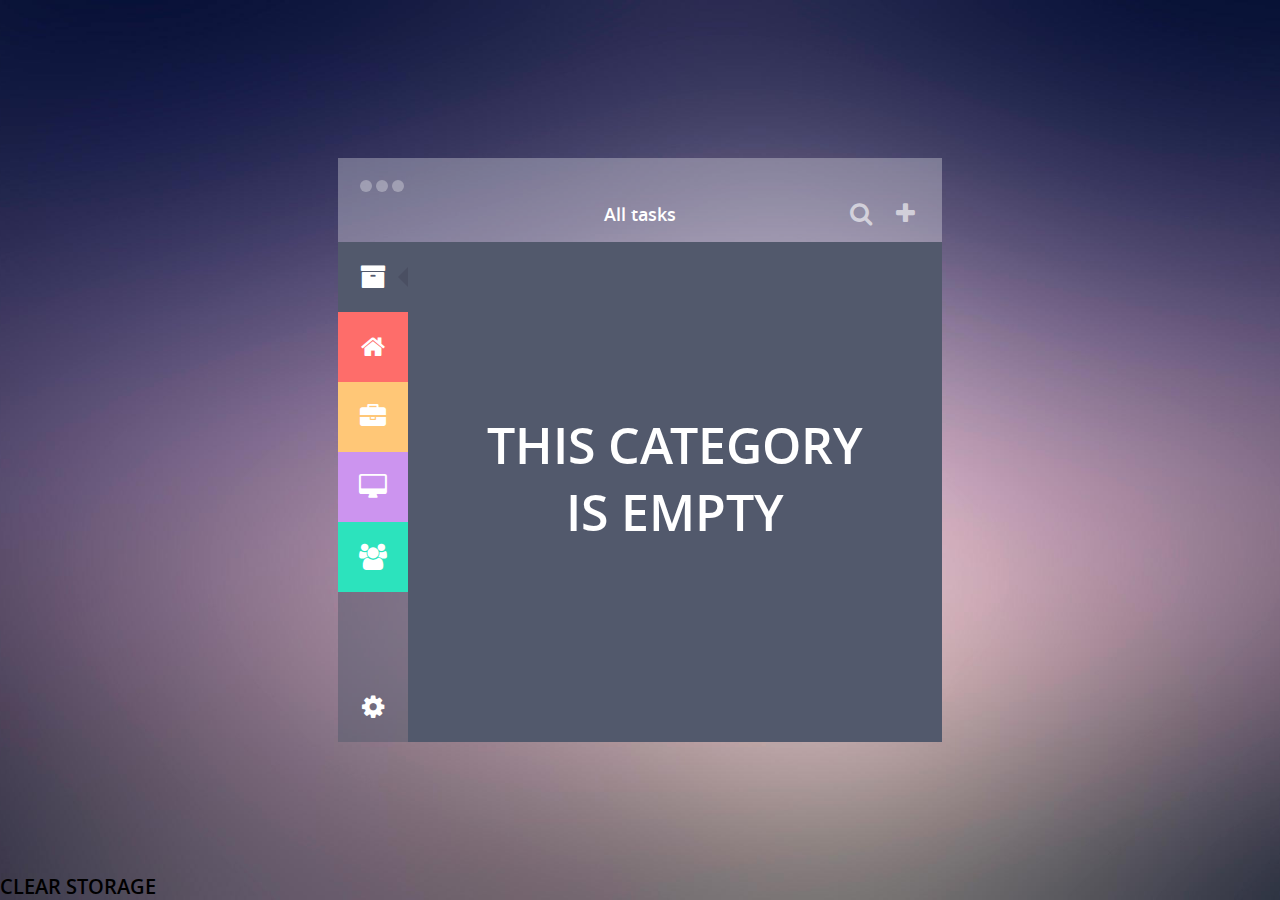
<file: index.html>
<!DOCTYPE html>
<html>
<head>
    <link rel="stylesheet" type="text/css" href="fonts/fonts.css"/>
    <link rel="stylesheet" type="text/css" href="css/template.css"/>
    <link rel="stylesheet" type="text/css" href="libs/font-awesome-4.4.0/css/font-awesome.min.css">
    <link rel="stylesheet" type="text/css" href="libs/jquery/jquery-ui.min.css"/>
    <link rel="stylesheet" type="text/css" href="libs/jquery/jquery-ui.theme.min.css"/>
    <link rel="stylesheet" type="text/css" href="libs/jquery/jquery-ui.structure.min.css"/>

    <!--[if lt IE 10]>
    <link rel="stylesheet" type="text/css" href="css/ie.css"/>
    <![endif]-->

    <script src="libs/placeholder/placeholders.js"></script>
    <script src="libs/jquery/jquery.js"></script>
    <script src="libs/jquery/jquery-ui.min.js"></script>

    <meta http-equiv="Content-Type" content="text/html; charset=utf-8"/>
    <title>Task manager</title>
</head>
<body>
<div class="wrapper">
    <header class="header">
        <div class="row">
            <button class="app-control"></button>
            <button class="app-control"></button>
            <button class="app-control"></button>
        </div>
        <div class="row clear">
            <h4 class="window-name">All tasks</h4>

            <div class="controls">
                <button id="search" class="button-search actSec">
                    <i class="fa fa-search"></i>
                </button>
                <button id="addTask" class="button-add-task actSec">
                    <i class="fa fa-plus"></i>
                </button>
            </div>
        </div>
        <div class="search">
            <div class="row">
                <label for="searchInput"><i class="fa fa-search"></i></label>
                <input id="searchInput" type="text" placeholder="Search">
            </div>
        </div>
        <div class="add-task">
            <div class="add-new-task row">
                <!--<h3 class="new-task-name" contenteditable="true">-->
                    <!--Add new task-->
                <!--</h3>-->
                <input type="text" class="new-task-name" placeholder="Add new task">

                <div class="options">
                    <button id="addTaskFavourite" class="new-task-option-button">
                        <i class="fa fa-star-o"></i>
                    </button>
                    <button id="newDate" class="new-date new-task-option-button">
                        <div class="jq-calendar"></div>
                        <input class="set-date-input" type="hidden">
                        <i class="fa fa-calendar"></i>
                    </button>
                    <div class="new-task-category-marker">
                        <i class="fa fa-circle"></i>
                    </div>
                    <button id="addTaskButton" class="new-task-option-button">
                        <i class="fa fa-check"></i>
                    </button>
                </div>
            </div>
            <div class="select-category row">
                <h4>
                    Select a category
                </h4>

                <div class="options">
                    <button class="cat-home newTaskCat">
                        <i class="fa fa-home"></i>
                    </button>
                    <button class="cat-work newTaskCat">
                        <i class="fa fa-briefcase"></i>
                    </button>
                    <button class="cat-pc newTaskCat">
                        <i class="fa fa-desktop"></i>
                    </button>
                    <button class="cat-meetings newTaskCat">
                        <i class="fa fa-users"></i>
                    </button>
                </div>
            </div>
        </div>
    </header>
    <section class="main-part">
        <nav class="nav-cats">
            <button id="archive" class="active cat-archive cat-button">
                <i class="fa fa-archive"></i>
            </button>
            <button id="cat-home" class="cat-home cat-button side-cat-button">
                <i class="fa fa-home"></i>
            </button>
            <button id="cat-work" class="cat-work cat-button side-cat-button">
                <i class="fa fa-briefcase"></i>
            </button>
            <button id="cat-pc" class="cat-pc cat-button side-cat-button">
                <i class="fa fa-desktop"></i>
            </button>
            <button id="cat-meetings" class="cat-meetings cat-button side-cat-button">
                <i class="fa fa-users"></i>
            </button>
            <button class="settings">
                <i class="fa fa-cog"></i>
            </button>
        </nav>
        <div id="tasksTable" class="all-tasks">
            <div id="tasksTableLeft" class="half-width column-left"></div>
            <div id="tasksTableRight" class="half-width column-right"></div>
            <!--<div class="task full-width cat-home">-->
                <!--<div class="marker-block">-->
                    <!--<input id="check0" type="checkbox">-->
                    <!--<label for="check0">-->
                        <!--<i class="fa fa-check-circle"></i>-->
                    <!--</label>-->
                <!--</div>-->
                <!--<div class="task-block">-->
                    <!--<div class="row">-->
                        <!--<span><i class="fa fa-map-marker"></i></span>-->
                        <!--<span>At Tesco</span>-->
                        <!--<span class="separator">|</span>-->
                        <!--<span>Next monday</span>-->
                        <!--<button><i class="fa fa-star"></i></button>-->
                    <!--</div>-->
                    <!--<button class="task-text-button">-->
                        <!--Lorem ipsum dolor sit amet, mea id omittam suscipit.-->
                    <!--</button>-->
                <!--</div>-->
            <!--</div>-->
                <!--<div class="task cat-meetings">-->
                    <!--<div class="marker-block">-->
                        <!--<input id="check1" type="checkbox">-->
                        <!--<label for="check1">-->
                            <!--<i class="fa fa-check-circle"></i>-->
                        <!--</label>-->
                    <!--</div>-->
                    <!--<div class="task-block">-->
                        <!--<div class="row date">-->
                            <!--19.11.2015-->
                        <!--</div>-->
                        <!--<button>-->
                            <!--Lorem ipsum dolor sit amet. Dlor sit in eos assum.-->
                        <!--</button>-->
                    <!--</div>-->
                <!--</div>-->
                <!--<div class="task cat-home">-->
                    <!--<div class="marker-block">-->
                        <!--<input id="check2" type="checkbox">-->
                        <!--<label for="check2">-->
                            <!--<i class="fa fa-check-circle"></i>-->
                        <!--</label>-->
                    <!--</div>-->
                    <!--<div class="task-block">-->
                        <!--<div class="row date">-->
                            <!--Tomorrow-->
                        <!--</div>-->
                        <!--<button>-->
                            <!--Clean my room.-->
                        <!--</button>-->
                    <!--</div>-->
                <!--</div>-->
                <!--<div class="task cat-archive">-->
                    <!--<div class="marker-block">-->
                        <!--<input id="check3" type="checkbox">-->
                        <!--<label for="check3">-->
                            <!--<i class="fa fa-check-circle"></i>-->
                        <!--</label>-->
                    <!--</div>-->
                    <!--<div class="task-block">-->
                        <!--<div class="row date">-->
                            <!--17.10.2015-->
                        <!--</div>-->
                        <!--<button>-->
                            <!--Mea id omittam suscipit, dolor sit amet.-->
                        <!--</button>-->
                    <!--</div>-->
                <!--</div>-->
                <!--<div class="task cat-pc done">-->
                    <!--<div class="marker-block">-->
                        <!--<input id="check4" type="checkbox">-->
                        <!--<label for="check4">-->
                            <!--<i class="fa fa-check-circle"></i>-->
                        <!--</label>-->
                    <!--</div>-->
                    <!--<div class="task-block">-->
                        <!--<div class="row date">-->
                            <!--22.12.2015-->
                        <!--</div>-->
                        <!--<button>-->
                            <!--Mea id omittam suscipit, dolor sit amet.-->
                        <!--</button>-->
                    <!--</div>-->
                <!--</div>-->
            <!--</div>-->
                <!--<div class="task cat-archive">-->
                    <!--<div class="marker-block">-->
                        <!--<input id="check5" type="checkbox">-->
                        <!--<label for="check5">-->
                            <!--<i class="fa fa-check-circle"></i>-->
                        <!--</label>-->
                    <!--</div>-->
                    <!--<div class="task-block">-->
                        <!--<div class="row date">-->
                            <!--17.10.2015-->
                        <!--</div>-->
                        <!--<button>-->
                            <!--Mea id omittam suscipit, dolor sit amet.-->
                        <!--</button>-->
                    <!--</div>-->
                <!--</div>-->
                <!--<div class="task cat-pc done">-->
                    <!--<div class="marker-block">-->
                        <!--<input id="check6" type="checkbox">-->
                        <!--<label for="check6">-->
                            <!--<i class="fa fa-check-circle"></i>-->
                        <!--</label>-->
                    <!--</div>-->
                    <!--<div class="task-block done">-->
                        <!--<div class="row date">-->
                            <!--17.10.2015-->
                        <!--</div>-->
                        <!--<button>-->
                            <!--Mea id omittam suscipit, dolor sit amet.-->
                        <!--</button>-->
                    <!--</div>-->
                <!--</div>-->
                <!--<div class="task cat-work done">-->
                    <!--<div class="marker-block">-->
                        <!--<input id="check7" type="checkbox">-->
                        <!--<label for="check7">-->
                            <!--<i class="fa fa-check-circle"></i>-->
                        <!--</label>-->
                    <!--</div>-->
                    <!--<div class="task-block">-->
                        <!--<div class="row date">-->
                            <!--17.10.2015-->
                        <!--</div>-->
                        <!--<button>-->
                            <!--Mea id omittam suscipit, dolor sit amet.-->
                        <!--</button>-->
                    <!--</div>-->
                <!--</div>-->
            <!--</div>-->
        </div>
        <div id="taskDetails" class="task-details"></div>
    </section>
</div>
<div style="position: absolute; bottom: 0; left: 0; font-size: 20px; font-weight: bold;" id="clearStorage">
    CLEAR STORAGE
</div>
<script>
    inputPlaceholder(document.getElementById('searchInput'))
</script>
<script src="js/template.js"></script>
<script src="js/tasks.js"></script>
<script src="js/editTask.js"></script>
<script src="js/search.js"></script>
</body>
</html>
</file>
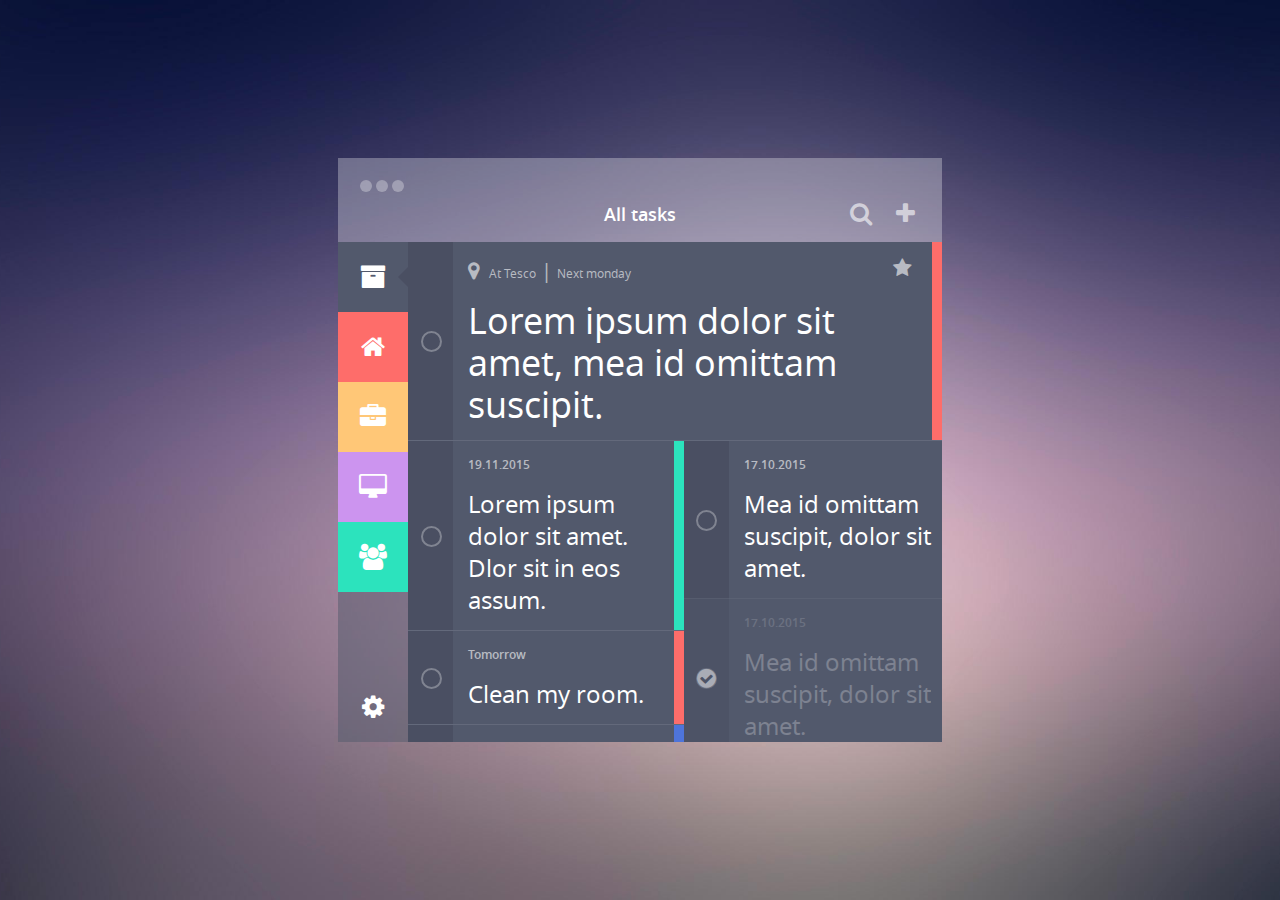
<file: new-task.html>
<!DOCTYPE html>
<html>
<head>
    <link rel="stylesheet" type="text/css" href="fonts/fonts.css"/>
    <link rel="stylesheet" type="text/css" href="css/template.css"/>
    <link rel="stylesheet" type="text/css" href="libs/font-awesome-4.4.0/css/font-awesome.min.css">

    <!--[if IE 9]>
    <link rel="stylesheet" type="text/css" href="css/ie.css"/>
    <![endif]-->

    <script src="libs/placeholder/placeholders.js"></script>

    <meta http-equiv="Content-Type" content="text/html; charset=utf-8"/>
    <title>Task manager</title>
</head>
<body>
<div class="wrapper">
    <header class="header">
        <div class="row">
            <button class="app-control"></button>
            <button class="app-control"></button>
            <button class="app-control"></button>
        </div>
        <div class="row clear">
            <h4 class="window-name">All tasks</h4>

            <div class="controls">
                <button class="button-search">
                    <i class="fa fa-search"></i>
                </button>
                <button class="button-add-task">
                    <i class="fa fa-plus"></i>
                </button>
            </div>
        </div>
        <div class="add-task">
                        <div class="add-new-task row">
                            <h3 contenteditable="true">
                                Add new task
                            </h3>

                            <div class="options">
                                <button class="new-task-option-button">
                                    <i class="fa fa-star-o"></i>
                                </button>
                                <button class="new-task-option-button">
                                    <i class="fa fa-calendar"></i>
                                </button>
                                <button class="new-task-option-button">
                                    <i class="fa fa-circle color-home"></i>
                                </button>
                            </div>
                        </div>
                        <div class="select-category row">
                            <h4>
                                Select a category
                            </h4>

                            <div class="options">
                                <button class="active cat-archive">
                                    <i class="fa fa-archive"></i>
                                </button>
                                <button class="cat-home">
                                    <i class="fa fa-home"></i>
                                </button>
                                <button class="cat-work">
                                    <i class="fa fa-briefcase"></i>
                    </button>
                    <button class="cat-pc">
                        <i class="fa fa-desktop"></i>
                    </button>
                    <button class="cat-meetings">
                        <i class="fa fa-users"></i>
                    </button>
                </div>
            </div>
        </div>
    </header>
    <section class="main-part">
        <nav class="nav-cats">
            <button class="active cat-archive">
                <i class="fa fa-archive"></i>
            </button>
            <button class="cat-home">
                <i class="fa fa-home"></i>
            </button>
            <button class="cat-work">
                <i class="fa fa-briefcase"></i>
            </button>
            <button class="cat-pc">
                <i class="fa fa-desktop"></i>
            </button>
            <button class="cat-meetings">
                <i class="fa fa-users"></i>
            </button>
            <button class="settings">
                <i class="fa fa-cog"></i>
            </button>
        </nav>
        <div class="all-tasks">
            <div class="full-width task cat-home">
                <div class="marker-block">
                    <input id="check0" type="checkbox">
                    <label for="check0">
                        <i class="fa fa-check-circle"></i>
                    </label>
                </div>
                <div class="task-block">
                    <div class="row">
                        <span><i class="fa fa-map-marker"></i></span>
                        <span>At Tesco</span>
                        <span class="separator">|</span>
                        <span>Next monday</span>
                        <button><i class="fa fa-star"></i></button>
                    </div>
                    <button class="task-text-button">
                        Lorem ipsum dolor sit amet, mea id omittam suscipit.
                    </button>
                </div>
            </div>
            <div class="half-width column-left">
                <div class="task cat-meetings">
                    <div class="marker-block">
                        <input id="check1" type="checkbox">
                        <label for="check1">
                            <i class="fa fa-check-circle"></i>
                        </label>
                    </div>
                    <div class="task-block">
                        <div class="row date">
                            19.11.2015
                        </div>
                        <button>
                            Lorem ipsum dolor sit amet. Dlor sit in eos assum.
                        </button>
                    </div>
                </div>
                <div class="task cat-home">
                    <div class="marker-block">
                        <input id="check2" type="checkbox">
                        <label for="check2">
                            <i class="fa fa-check-circle"></i>
                        </label>
                    </div>
                    <div class="task-block">
                        <div class="row date">
                            Tomorrow
                        </div>
                        <button>
                            Clean my room.
                        </button>
                    </div>
                </div>
                <div class="task cat-archive">
                    <div class="marker-block">
                        <input id="check3" type="checkbox">
                        <label for="check3">
                            <i class="fa fa-check-circle"></i>
                        </label>
                    </div>
                    <div class="task-block">
                        <div class="row date">
                            17.10.2015
                        </div>
                        <button>
                            Mea id omittam suscipit, dolor sit amet.
                        </button>
                    </div>
                </div>
                <div class="task cat-pc done">
                    <div class="marker-block">
                        <input id="check4" type="checkbox">
                        <label for="check4">
                            <i class="fa fa-check-circle"></i>
                        </label>
                    </div>
                    <div class="task-block">
                        <div class="row date">
                            22.12.2015
                        </div>
                        <button>
                            Mea id omittam suscipit, dolor sit amet.
                        </button>
                    </div>
                </div>
            </div>
            <div class="half-width column-right">
                <div class="task cat-archive">
                    <div class="marker-block">
                        <input id="check5" type="checkbox">
                        <label for="check5">
                            <i class="fa fa-check-circle"></i>
                        </label>
                    </div>
                    <div class="task-block">
                        <div class="row date">
                            17.10.2015
                        </div>
                        <button>
                            Mea id omittam suscipit, dolor sit amet.
                        </button>
                    </div>
                </div>
                <div class="task cat-pc done">
                    <div class="marker-block">
                        <input id="check6" type="checkbox">
                        <label for="check6">
                            <i class="fa fa-check-circle"></i>
                        </label>
                    </div>
                    <div class="task-block done">
                        <div class="row date">
                            17.10.2015
                        </div>
                        <button>
                            Mea id omittam suscipit, dolor sit amet.
                        </button>
                    </div>
                </div>
                <div class="task cat-work done">
                    <div class="marker-block">
                        <input id="check7" type="checkbox">
                        <label for="check7">
                            <i class="fa fa-check-circle"></i>
                        </label>
                    </div>
                    <div class="task-block">
                        <div class="row date">
                            17.10.2015
                        </div>
                        <button>
                            Mea id omittam suscipit, dolor sit amet.
                        </button>
                    </div>
                </div>
            </div>
        </div>
    </section>
</div>
<script>
    inputPlaceholder(document.getElementById('search'))
</script>
</body>
</html>
</file>
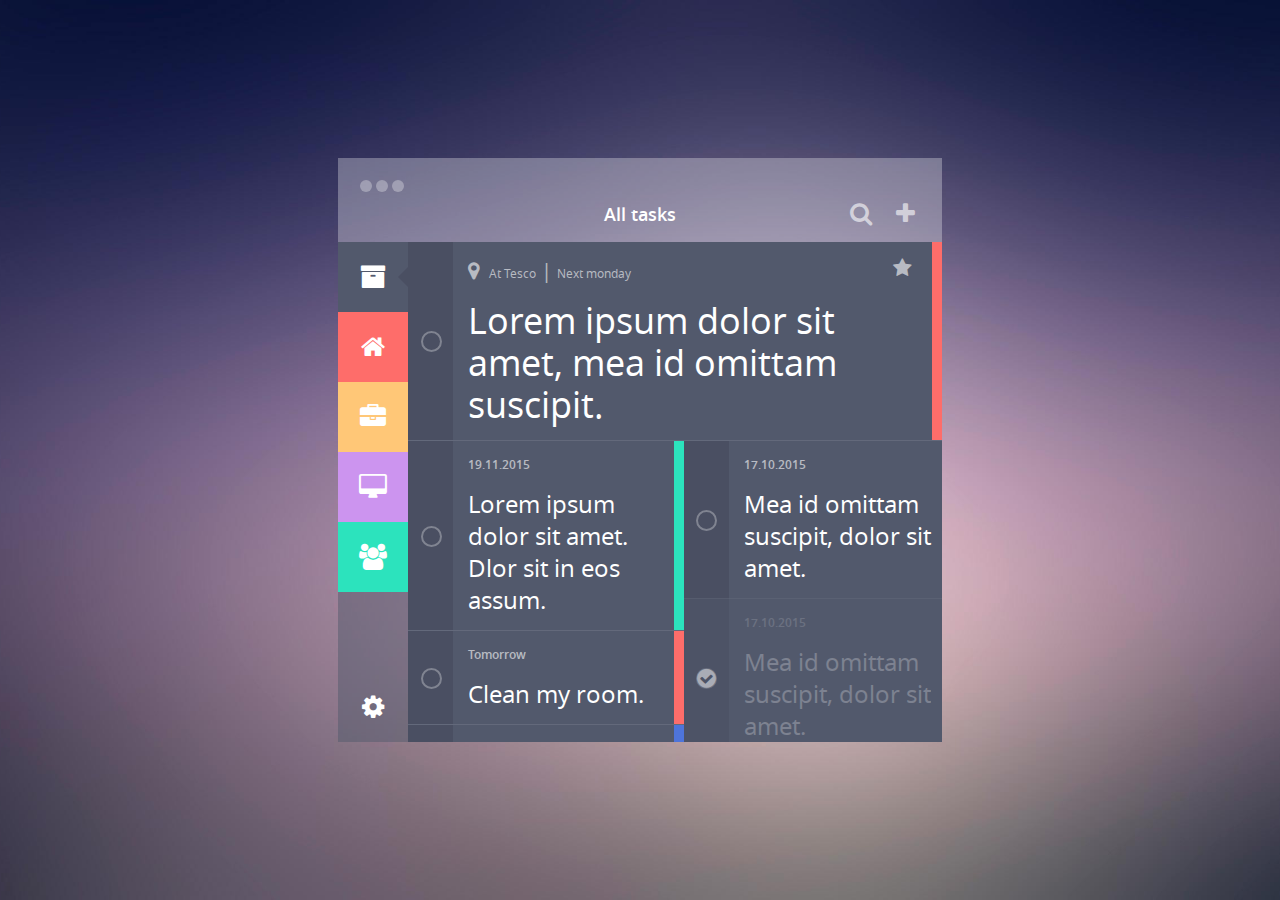
<file: search.html>
<!DOCTYPE html>
<html>
<head>
    <link rel="stylesheet" type="text/css" href="fonts/fonts.css"/>
    <link rel="stylesheet" type="text/css" href="css/template.css"/>
    <link rel="stylesheet" type="text/css" href="libs/font-awesome-4.4.0/css/font-awesome.min.css">

    <!--[if IE 9]>
        <link rel="stylesheet" type="text/css" href="css/ie.css"/>
    <![endif]-->

    <script src="libs/placeholder/placeholders.js"></script>

    <meta http-equiv="Content-Type" content="text/html; charset=utf-8" />
    <title>Task manager</title>
</head>
<body>
<div class="wrapper">
    <header class="header">
        <div class="row">
            <button class="app-control"></button>
            <button class="app-control"></button>
            <button class="app-control"></button>
        </div>
        <div class="row clear">
            <h4 class="window-name">All tasks</h4>
            <div class="controls">
                <button class="button-search">
                    <i class="fa fa-search"></i>
                </button>
                <button class="button-add-task">
                    <i class="fa fa-plus"></i>
                </button>
            </div>
        </div>
        <div class="search">
            <div class="row">
                <label for="search"><i class="fa fa-search"></i></label>
                <input id="search" type="text" placeholder="Search">
            </div>
        </div>
    </header>
    <section class="main-part">
        <nav class="nav-cats">
            <button class="active cat-archive">
                <i class="fa fa-archive"></i>
            </button>
            <button class="cat-home">
                <i class="fa fa-home"></i>
            </button>
            <button class="cat-work">
                <i class="fa fa-briefcase"></i>
            </button>
            <button class="cat-pc">
                <i class="fa fa-desktop"></i>
            </button>
            <button class="cat-meetings">
                <i class="fa fa-users"></i>
            </button>
            <button class="settings">
                <i class="fa fa-cog"></i>
            </button>
        </nav>
        <div class="all-tasks">
            <div class="full-width task cat-home">
                <div class="marker-block">
                    <input id="check0" type="checkbox">
                    <label for="check0">
                        <i class="fa fa-check-circle"></i>
                    </label>
                </div>
                <div class="task-block">
                    <div class="row">
                        <span><i class="fa fa-map-marker"></i></span>
                        <span>At Tesco</span>
                        <span class="separator">|</span>
                        <span>Next monday</span>
                        <button><i class="fa fa-star"></i></button>
                    </div>
                    <button class="task-text-button">
                        Lorem ipsum dolor sit amet, mea id omittam suscipit.
                    </button>
                </div>
            </div>
            <div class="half-width column-left">
                <div class="task cat-meetings">
                    <div class="marker-block">
                        <input id="check1" type="checkbox">
                        <label for="check1">
                            <i class="fa fa-check-circle"></i>
                        </label>
                    </div>
                    <div class="task-block">
                        <div class="row date">
                            19.11.2015
                        </div>
                        <button>
                            Lorem ipsum dolor sit amet. Dlor sit in eos assum.
                        </button>
                    </div>
                </div>
                <div class="task cat-home">
                    <div class="marker-block">
                        <input id="check2" type="checkbox">
                        <label for="check2">
                            <i class="fa fa-check-circle"></i>
                        </label>
                    </div>
                    <div class="task-block">
                        <div class="row date">
                            Tomorrow
                        </div>
                        <button>
                            Clean my room.
                        </button>
                    </div>
                </div>
                <div class="task cat-archive">
                    <div class="marker-block">
                        <input id="check3" type="checkbox">
                        <label for="check3">
                            <i class="fa fa-check-circle"></i>
                        </label>
                    </div>
                    <div class="task-block">
                        <div class="row date">
                            17.10.2015
                        </div>
                        <button>
                            Mea id omittam suscipit, dolor sit amet.
                        </button>
                    </div>
                </div>
                <div class="task cat-pc done">
                    <div class="marker-block">
                        <input id="check4" type="checkbox">
                        <label for="check4">
                            <i class="fa fa-check-circle"></i>
                        </label>
                    </div>
                    <div class="task-block">
                        <div class="row date">
                            22.12.2015
                        </div>
                        <button>
                            Mea id omittam suscipit, dolor sit amet.
                        </button>
                    </div>
                </div>
            </div>
            <div class="half-width column-right">
                <div class="task cat-archive">
                    <div class="marker-block">
                        <input id="check5" type="checkbox">
                        <label for="check5">
                            <i class="fa fa-check-circle"></i>
                        </label>
                    </div>
                    <div class="task-block">
                        <div class="row date">
                            17.10.2015
                        </div>
                        <button>
                            Mea id omittam suscipit, dolor sit amet.
                        </button>
                    </div>
                </div>
                <div class="task cat-pc done">
                    <div class="marker-block">
                        <input id="check6" type="checkbox">
                        <label for="check6">
                            <i class="fa fa-check-circle"></i>
                        </label>
                    </div>
                    <div class="task-block done">
                        <div class="row date">
                            17.10.2015
                        </div>
                        <button>
                            Mea id omittam suscipit, dolor sit amet.
                        </button>
                    </div>
                </div>
                <div class="task cat-work done">
                    <div class="marker-block">
                        <input id="check7" type="checkbox">
                        <label for="check7">
                            <i class="fa fa-check-circle"></i>
                        </label>
                    </div>
                    <div class="task-block">
                        <div class="row date">
                            17.10.2015
                        </div>
                        <button>
                            Mea id omittam suscipit, dolor sit amet.
                        </button>
                    </div>
                </div>
            </div>
        </div>
    </section>
</div>
<script>
    inputPlaceholder( document.getElementById('search') )
</script>
</body>
</html>
</file>
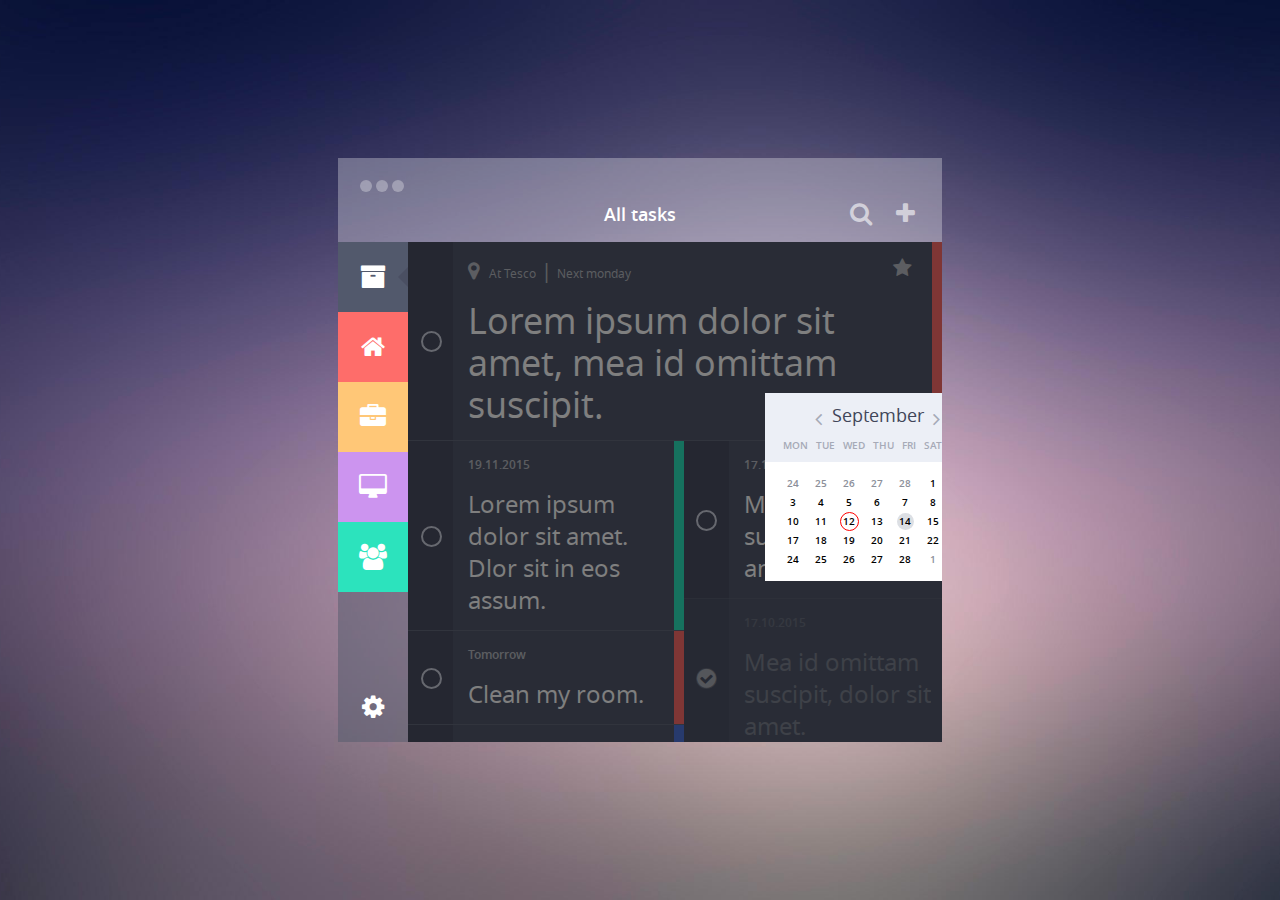
<file: task-details-set-a-date.html>
<!DOCTYPE html>
<html>
<head>
    <link rel="stylesheet" type="text/css" href="fonts/fonts.css"/>
    <link rel="stylesheet" type="text/css" href="css/template.css"/>
    <link rel="stylesheet" type="text/css" href="libs/font-awesome-4.4.0/css/font-awesome.min.css">

    <!--[if IE 9]>
    <link rel="stylesheet" type="text/css" href="css/ie.css"/>
    <![endif]-->

    <script src="libs/placeholder/placeholders.js"></script>

    <meta http-equiv="Content-Type" content="text/html; charset=utf-8"/>
    <title>Task manager</title>
</head>
<body>
<div class="wrapper">
    <header class="header">
        <div class="row">
            <button class="app-control"></button>
            <button class="app-control"></button>
            <button class="app-control"></button>
        </div>
        <div class="row clear">
            <h4 class="window-name">All tasks</h4>

            <div class="controls">
                <button class="button-search">
                    <i class="fa fa-search"></i>
                </button>
                <button class="button-add-task">
                    <i class="fa fa-plus"></i>
                </button>
            </div>
        </div>
    </header>
    <section class="main-part">
        <nav class="nav-cats">
            <button class="active cat-archive">
                <i class="fa fa-archive"></i>
            </button>
            <button class="cat-home">
                <i class="fa fa-home"></i>
            </button>
            <button class="cat-work">
                <i class="fa fa-briefcase"></i>
            </button>
            <button class="cat-pc">
                <i class="fa fa-desktop"></i>
            </button>
            <button class="cat-meetings">
                <i class="fa fa-users"></i>
            </button>
            <button class="settings">
                <i class="fa fa-cog"></i>
            </button>
        </nav>
        <div class="all-tasks overflowed-hidden">
            <div class="full-width task cat-home">
                <div class="marker-block">
                    <input id="check0" type="checkbox">
                    <label for="check0">
                        <i class="fa fa-check-circle"></i>
                    </label>
                </div>
                <div class="task-block">
                    <div class="row">
                        <span><i class="fa fa-map-marker"></i></span>
                        <span>At Tesco</span>
                        <span class="separator">|</span>
                        <span>Next monday</span>
                        <button><i class="fa fa-star"></i></button>
                    </div>
                    <button class="task-text-button">
                        Lorem ipsum dolor sit amet, mea id omittam suscipit.
                    </button>
                </div>
            </div>
            <div class="half-width column-left">
                <div class="task cat-meetings">
                    <div class="marker-block">
                        <input id="check1" type="checkbox">
                        <label for="check1">
                            <i class="fa fa-check-circle"></i>
                        </label>
                    </div>
                    <div class="task-block">
                        <div class="row date">
                            19.11.2015
                        </div>
                        <button>
                            Lorem ipsum dolor sit amet. Dlor sit in eos assum.
                        </button>
                    </div>
                </div>
                <div class="task cat-home">
                    <div class="marker-block">
                        <input id="check2" type="checkbox">
                        <label for="check2">
                            <i class="fa fa-check-circle"></i>
                        </label>
                    </div>
                    <div class="task-block">
                        <div class="row date">
                            Tomorrow
                        </div>
                        <button>
                            Clean my room.
                        </button>
                    </div>
                </div>
                <div class="task cat-archive">
                    <div class="marker-block">
                        <input id="check3" type="checkbox">
                        <label for="check3">
                            <i class="fa fa-check-circle"></i>
                        </label>
                    </div>
                    <div class="task-block">
                        <div class="row date">
                            17.10.2015
                        </div>
                        <button>
                            Mea id omittam suscipit, dolor sit amet.
                        </button>
                    </div>
                </div>
                <div class="task cat-pc done">
                    <div class="marker-block">
                        <input id="check4" type="checkbox">
                        <label for="check4">
                            <i class="fa fa-check-circle"></i>
                        </label>
                    </div>
                    <div class="task-block">
                        <div class="row date">
                            22.12.2015
                        </div>
                        <button>
                            Mea id omittam suscipit, dolor sit amet.
                        </button>
                    </div>
                </div>
            </div>
            <div class="half-width column-right">
                <div class="task cat-archive">
                    <div class="marker-block">
                        <input id="check5" type="checkbox">
                        <label for="check5">
                            <i class="fa fa-check-circle"></i>
                        </label>
                    </div>
                    <div class="task-block">
                        <div class="row date">
                            17.10.2015
                        </div>
                        <button>
                            Mea id omittam suscipit, dolor sit amet.
                        </button>
                    </div>
                </div>
                <div class="task cat-pc done">
                    <div class="marker-block">
                        <input id="check6" type="checkbox">
                        <label for="check6">
                            <i class="fa fa-check-circle"></i>
                        </label>
                    </div>
                    <div class="task-block done">
                        <div class="row date">
                            17.10.2015
                        </div>
                        <button>
                            Mea id omittam suscipit, dolor sit amet.
                        </button>
                    </div>
                </div>
                <div class="task cat-work done">
                    <div class="marker-block">
                        <input id="check7" type="checkbox">
                        <label for="check7">
                            <i class="fa fa-check-circle"></i>
                        </label>
                    </div>
                    <div class="task-block">
                        <div class="row date">
                            17.10.2015
                        </div>
                        <button>
                            Mea id omittam suscipit, dolor sit amet.
                        </button>
                    </div>
                </div>
            </div>
            <div class="task-details cat-meetings">
                <button class="fav">
                    <i class="fa fa-star"></i>
                </button>
                <div class="details-header">
                    <div class="marker-block">
                        <input id="checkCur" type="checkbox">
                        <label for="checkCur">
                            <i class="fa fa-check-circle"></i>
                        </label>
                    </div>
                    <p>
                        Mea id omittam suscipit, dolor sit amet. His ex regione pericula elaboraret.
                    </p>
                </div>
                <div class="task-options">
                    <div class="option active">
                        <button class="option-button active">
                            <i class="fa fa-calendar"></i>
                            <span>Mea id</span>
                        </button>
                        <div class="calendar">
                            <div class="calendar-header">
                                <button class="calendar-arrow">
                                    <i class="fa fa-angle-left"></i>
                                </button>
                                <span class="calenar-month">
                                    September
                                </span>
                                <button class="calendar-arrow">
                                    <i class="fa fa-angle-right"></i>
                                </button>
                                <div class="calendar-grid week-day">
                                    <button>MON</button>
                                    <button>TUE</button>
                                    <button>WED</button>
                                    <button>THU</button>
                                    <button>FRI</button>
                                    <button>SAT</button>
                                    <button>SUN</button>
                                </div>
                            </div>
                            <div class="calendar-grid calendar-body">
                                <button class="prev-next-month">24</button>
                                <button class="prev-next-month">25</button>
                                <button class="prev-next-month">26</button>
                                <button class="prev-next-month">27</button>
                                <button class="prev-next-month">28</button>
                                <button>1</button>
                                <button>2</button>
                                <button>3</button>
                                <button>4</button>
                                <button>5</button>
                                <button>6</button>
                                <button>7</button>
                                <button>8</button>
                                <button>9</button>
                                <button>10</button>
                                <button>11</button>
                                <button class="task-date">12</button>
                                <button>13</button>
                                <button class="current-date">14</button>
                                <button>15</button>
                                <button>16</button>
                                <button>17</button>
                                <button>18</button>
                                <button>19</button>
                                <button>20</button>
                                <button>21</button>
                                <button>22</button>
                                <button>23</button>
                                <button>24</button>
                                <button>25</button>
                                <button>26</button>
                                <button>27</button>
                                <button>28</button>
                                <button class="prev-next-month">1</button>
                                <button class="prev-next-month">2</button>
                            </div>
                        </div>
                    </div>
                    <div class="option">
                        <button class="option-button">
                            <i class="fa fa-clock-o"></i>
                            <span>Omittam suscipit</span>
                        </button>
                    </div>
                    <div class="option">
                        <button class="option-button">
                            <i class="fa fa-circle color-meetings"></i>
                            <span>His ex regione pericula</span>
                        </button>
                    </div>
                    <div class="option">
                        <button class="option-button">
                            <i class="fa fa-sticky-note-o"></i>
                            <span>Elaboraret</span>
                        </button>
                    </div>
                </div>
            </div>
        </div>
    </section>
</div>
<script>
    inputPlaceholder( document.getElementById('search') )
</script>
</body>
</html>
</file>
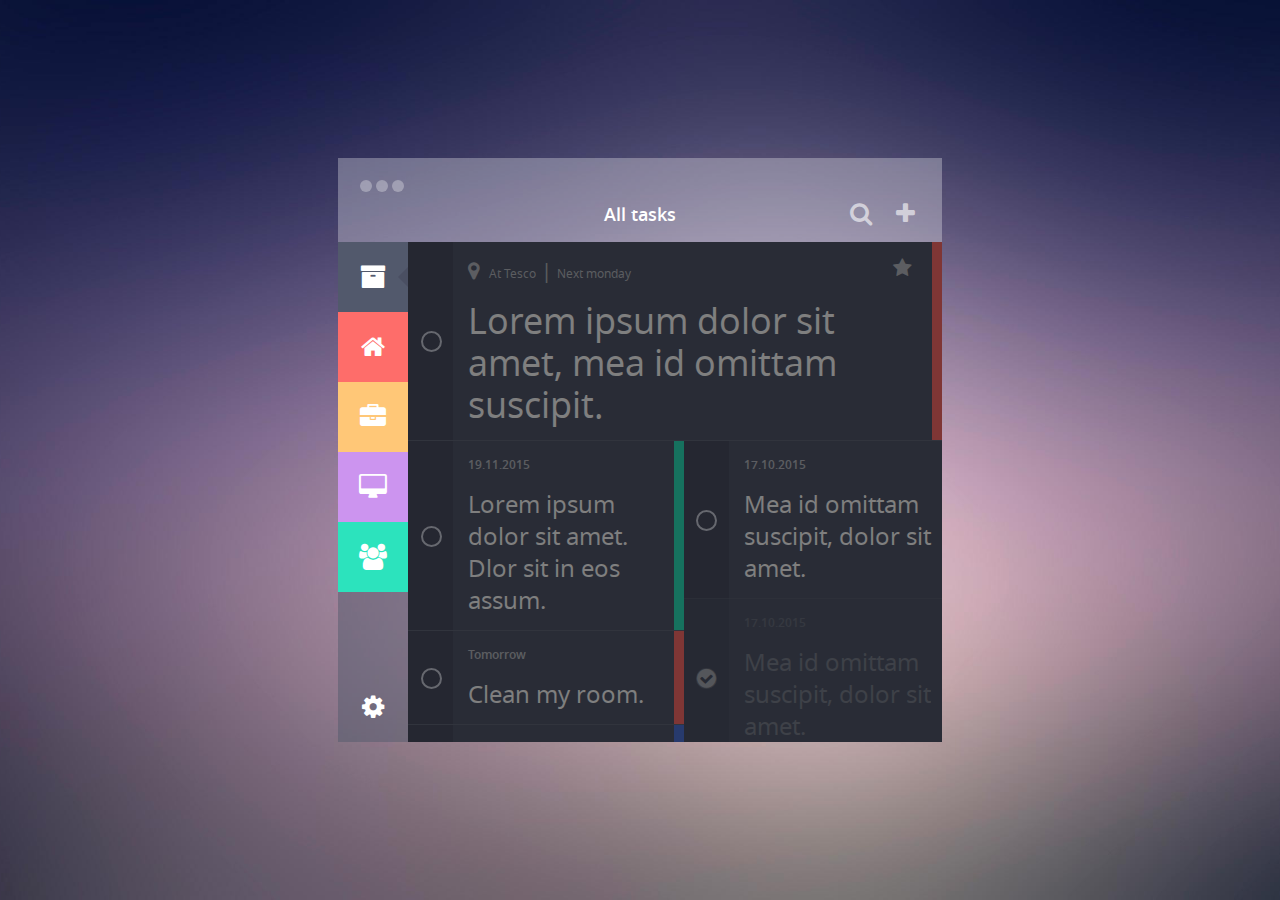
<file: task-details.html>
<!DOCTYPE html>
<html>
<head>
    <link rel="stylesheet" type="text/css" href="fonts/fonts.css"/>
    <link rel="stylesheet" type="text/css" href="css/template.css"/>
    <link rel="stylesheet" type="text/css" href="libs/font-awesome-4.4.0/css/font-awesome.min.css">

    <!--[if IE 9]>
    <link rel="stylesheet" type="text/css" href="css/ie.css"/>
    <![endif]-->

    <script src="libs/placeholder/placeholders.js"></script>

    <meta http-equiv="Content-Type" content="text/html; charset=utf-8"/>
    <title>Task manager</title>
</head>
<body>
<div class="wrapper">
    <header class="header">
        <div class="row">
            <button class="app-control"></button>
            <button class="app-control"></button>
            <button class="app-control"></button>
        </div>
        <div class="row clear">
            <h4 class="window-name">All tasks</h4>

            <div class="controls">
                <button>
                    <i class="fa fa-search"></i>
                </button>
                <button>
                    <i class="fa fa-plus"></i>
                </button>
            </div>
        </div>
    </header>
    <section class="main-part">
        <nav class="nav-cats">
            <button class="active cat-archive">
                <i class="fa fa-archive"></i>
            </button>
            <button class="cat-home">
                <i class="fa fa-home"></i>
            </button>
            <button class="cat-work">
                <i class="fa fa-briefcase"></i>
            </button>
            <button class="cat-pc">
                <i class="fa fa-desktop"></i>
            </button>
            <button class="cat-meetings">
                <i class="fa fa-users"></i>
            </button>
            <button class="settings">
                <i class="fa fa-cog"></i>
            </button>
        </nav>
        <div class="all-tasks overflowed-hidden">
            <div class="full-width task cat-home">
                <div class="marker-block">
                    <input id="check0" type="checkbox">
                    <label for="check0">
                        <i class="fa fa-check-circle"></i>
                    </label>
                </div>
                <div class="task-block">
                    <div class="row">
                        <span><i class="fa fa-map-marker"></i></span>
                        <span>At Tesco</span>
                        <span class="separator">|</span>
                        <span>Next monday</span>
                        <button><i class="fa fa-star"></i></button>
                    </div>
                    <button class="task-text-button">
                        Lorem ipsum dolor sit amet, mea id omittam suscipit.
                    </button>
                </div>
            </div>
            <div class="half-width column-left">
                <div class="task cat-meetings">
                    <div class="marker-block">
                        <input id="check1" type="checkbox">
                        <label for="check1">
                            <i class="fa fa-check-circle"></i>
                        </label>
                    </div>
                    <div class="task-block">
                        <div class="row date">
                            19.11.2015
                        </div>
                        <button>
                            Lorem ipsum dolor sit amet. Dlor sit in eos assum.
                        </button>
                    </div>
                </div>
                <div class="task cat-home">
                    <div class="marker-block">
                        <input id="check2" type="checkbox">
                        <label for="check2">
                            <i class="fa fa-check-circle"></i>
                        </label>
                    </div>
                    <div class="task-block">
                        <div class="row date">
                            Tomorrow
                        </div>
                        <button>
                            Clean my room.
                        </button>
                    </div>
                </div>
                <div class="task cat-archive">
                    <div class="marker-block">
                        <input id="check3" type="checkbox">
                        <label for="check3">
                            <i class="fa fa-check-circle"></i>
                        </label>
                    </div>
                    <div class="task-block">
                        <div class="row date">
                            17.10.2015
                        </div>
                        <button>
                            Mea id omittam suscipit, dolor sit amet.
                        </button>
                    </div>
                </div>
                <div class="task cat-pc done">
                    <div class="marker-block">
                        <input id="check4" type="checkbox">
                        <label for="check4">
                            <i class="fa fa-check-circle"></i>
                        </label>
                    </div>
                    <div class="task-block">
                        <div class="row date">
                            22.12.2015
                        </div>
                        <button>
                            Mea id omittam suscipit, dolor sit amet.
                        </button>
                    </div>
                </div>
            </div>
            <div class="half-width column-right">
                <div class="task cat-archive">
                    <div class="marker-block">
                        <input id="check5" type="checkbox">
                        <label for="check5">
                            <i class="fa fa-check-circle"></i>
                        </label>
                    </div>
                    <div class="task-block">
                        <div class="row date">
                            17.10.2015
                        </div>
                        <button>
                            Mea id omittam suscipit, dolor sit amet.
                        </button>
                    </div>
                </div>
                <div class="task cat-pc done">
                    <div class="marker-block">
                        <input id="check6" type="checkbox">
                        <label for="check6">
                            <i class="fa fa-check-circle"></i>
                        </label>
                    </div>
                    <div class="task-block done">
                        <div class="row date">
                            17.10.2015
                        </div>
                        <button>
                            Mea id omittam suscipit, dolor sit amet.
                        </button>
                    </div>
                </div>
                <div class="task cat-work done">
                    <div class="marker-block">
                        <input id="check7" type="checkbox">
                        <label for="check7">
                            <i class="fa fa-check-circle"></i>
                        </label>
                    </div>
                    <div class="task-block">
                        <div class="row date">
                            17.10.2015
                        </div>
                        <button>
                            Mea id omittam suscipit, dolor sit amet.
                        </button>
                    </div>
                </div>
            </div>
            <div class="task-details cat-meetings">
                <button class="fav">
                    <i class="fa fa-star"></i>
                </button>
                <div class="details-header">
                    <div class="marker-block">
                        <input id="checkCur" type="checkbox">
                        <label for="checkCur">
                            <i class="fa fa-check-circle"></i>
                        </label>
                    </div>
                    <p>
                        Mea id omittam suscipit, dolor sit amet. His ex regione pericula elaboraret.
                    </p>
                </div>
                <div class="task-options">
                    <div class="option">
                        <button class="option-button">
                            <i class="fa fa-calendar"></i>
                            <span>Mea id</span>
                        </button>
                    </div>
                    <div class="option">
                        <button class="option-button">
                            <i class="fa fa-clock-o"></i>
                            <span>Omittam suscipit</span>
                        </button>
                    </div>
                    <div class="option">
                        <button class="option-button">
                            <i class="fa fa-circle color-meetings"></i>
                            <span>His ex regione pericula</span>
                        </button>
                    </div>
                    <div class="option">
                        <button class="option-button">
                            <i class="fa fa-sticky-note-o"></i>
                            <span>Elaboraret</span>
                        </button>
                    </div>
                </div>
            </div>
        </div>
    </section>
</div>
<script>
    inputPlaceholder(document.getElementById('search'))
</script>
</body>
</html>
</file>
<file: fonts/fonts.css>
@font-face {
	font-family: 'open_sans';
	src: url('opensans-bold-webfont.woff2') format('woff2'), url('opensans-bold-webfont.woff') format('woff');
	font-weight: bold;
	font-style: normal;
}
@font-face {
	font-family: 'open_sans';
	src: url('opensans-bolditalic-webfont.woff2') format('woff2'), url('opensans-bolditalic-webfont.woff') format('woff');
	font-weight: bold;
	font-style: italic;
}
@font-face {
	font-family: 'open_sans';
	src: url('opensans-extrabold-webfont.woff2') format('woff2'), url('opensans-extrabold-webfont.woff') format('woff');
	font-weight: bold;
	font-style: normal;
}
@font-face {
	font-family: 'open_sans';
	src: url('opensans-extrabolditalic-webfont.woff2') format('woff2'), url('opensans-extrabolditalic-webfont.woff') format('woff');
	font-weight: bold;
	font-style: italic;
}
@font-face {
	font-family: 'open_sans';
	src: url('opensans-italic-webfont.woff2') format('woff2'), url('opensans-italic-webfont.woff') format('woff');
	font-weight: normal;
	font-style: italic;
}
@font-face {
	font-family: 'open_sans';
	src: url('opensans-light-webfont.woff2') format('woff2'), url('opensans-light-webfont.woff') format('woff');
	font-weight: normal;
	font-style: normal;
}
@font-face {
	font-family: 'open_sans';
	src: url('opensans-lightitalic-webfont.woff2') format('woff2'), url('opensans-lightitalic-webfont.woff') format('woff');
	font-weight: normal;
	font-style: italic;
}
@font-face {
	font-family: 'open_sans';
	src: url('opensans-regular-webfont.woff2') format('woff2'), url('opensans-regular-webfont.woff') format('woff');
	font-weight: normal;
	font-style: normal;
}
@font-face {
	font-family: 'open_sans';
	src: url('opensans-semibold-webfont.woff2') format('woff2'), url('opensans-semibold-webfont.woff') format('woff');
	font-weight: bold;
	font-style: normal;
}
@font-face {
	font-family: 'open_sans';
	src: url('opensans-semibolditalic-webfont.woff2') format('woff2'), url('opensans-semibolditalic-webfont.woff') format('woff');
	font-weight: bold;
	font-style: italic;
}
</file>
<file: css/template.css>
.header{background:rgba(255,255,255,0.3);padding:7px;position:relative;height:70px}.header .row{width:auto}.header .row:first-of-type{margin:15px 15px 0 15px}.header .row:nth-of-type(2){margin:0 15px 15px 15px}.header .window-name{color:white;text-align:center;font-size:18px;margin:0;padding:0}.app-control{height:12px;width:12px;background:rgba(255,255,255,0.3);-webkit-border-radius:10px;-moz-border-radius:10px;border-radius:10px;vertical-align:top}.app-control:hover{background:#fff}.controls{margin-top:-25px;float:right}.controls button{padding:0}.controls button:first-of-type{margin-right:10px}.controls button:hover>i{color:#fff}.controls i{color:rgba(255,255,255,0.6);padding:0 5px;font-size:24px;cursor:pointer}.search{position:absolute;z-index:2;width:634px;bottom:15px;left:-15px;height:0;-webkit-transition:all .3s ease-in-out;-moz-transition:all .3s ease-in-out;-o-transition:all .3s ease-in-out;transition:all .3s ease-in-out;overflow:hidden}.search.active{height:123px;bottom:-108px}.search .row{padding:35px 20px;width:auto;position:relative;background:rgba(65,72,90,0.95)}.search .row i{color:rgba(255,255,255,0.6);font-size:36px;font-weight:100}.search .row input{background:0;outline:0;border:0;color:white;margin-left:10px;font-size:20px;font-family:'open_sans'}.search .row label{cursor:pointer}.add-task{position:absolute;z-index:2;bottom:15px;left:-15px;width:634px;height:0;min-height:0;-webkit-transition:all .3s ease-in-out;-moz-transition:all .3s ease-in-out;-o-transition:all .3s ease-in-out;transition:all .3s ease-in-out;overflow:hidden}.add-task.active{height:255px;min-height:255px;bottom:-240px}.add-task .add-new-task .new-task-category-marker{display:inline-block;padding:0 3px}.add-task .add-new-task .new-task-category-marker i{font-size:20px;color:#fff}.add-task .add-new-task .new-task-category-marker i.cat-home{color:#fe6d6a!important;background:transparent}.add-task .add-new-task .new-task-category-marker i.cat-work{color:#ffc777!important;background:transparent}.add-task .add-new-task .new-task-category-marker i.cat-pc{color:#cc94ef!important;background:transparent}.add-task .add-new-task .new-task-category-marker i.cat-meetings{color:#2ce3bd!important;background:transparent}.add-task #addTaskFavourite.active i:before{content:'\f005';color:white}.add-task .row{padding:35px 20px;width:auto;position:relative}.add-task .options button{width:auto;height:auto}.add-task .options button i{color:rgba(255,255,255,0.6);font-size:20px;padding-top:12px}#newDate.active i.error{color:white}#newDate i.error{color:#de0000}.add-new-task h3{color:rgba(255,255,255,0.6);font-size:30px;display:inline-block;padding:0;margin:0;font-weight:100;outline:0;width:450px;max-width:450px}.add-new-task .new-task-name{color:rgba(255,255,255,0.6);font-size:30px;display:inline-block;padding:0;font-weight:100;outline:0;width:440px;max-width:440px;background:0;margin-top:3px;border:0;font-family:'open_sans'}.add-new-task .new-task-name::-webkit-input-placeholder{color:rgba(255,255,255,0.6)}.add-new-task .new-task-name:-moz-placeholder{color:rgba(255,255,255,0.6);opacity:1}.add-new-task .new-task-name::-moz-placeholder{color:rgba(255,255,255,0.6);opacity:1}.add-new-task .new-task-name:-ms-input-placeholder{color:rgba(255,255,255,0.6)}.add-new-task .new-task-name.error::-webkit-input-placeholder{color:#de0000}.add-new-task .new-task-name.error:-moz-placeholder{color:#de0000;opacity:1}.add-new-task .new-task-name.error::-moz-placeholder{color:#de0000;opacity:1}.add-new-task .new-task-name.error:-ms-input-placeholder{color:#de0000}.select-category h4{color:rgba(255,255,255,0.6);font-size:24px;display:inline;padding:0;margin:0;font-weight:100}.select-category h4.error{color:#de0000}.task-block button{float:right}.task-block{color:white;display:inline-block;padding:15px 15px 15px 60px}.task-block .row{font-size:0}.task-block .row span{font-size:12px;color:rgba(255,255,255,0.6)}.task-block .row span.separator{color:rgba(255,255,255,0.6);font-size:20px;font-weight:100;padding:0 5px}.task-block .row span i{padding-right:10px;font-size:20px}.task-block .row button i{font-size:20px;color:rgba(255,255,255,0.6)}.task-block .task-text-button{margin:15px 0 0 0;padding:0;font-size:46px;font-weight:100;font-style:normal;text-align:left;color:white}.add-new-task{background:rgba(65,72,90,0.95);min-height:40px}.add-new-task .options{float:right}.add-new-task .options button{background:transparent}.new-task-option-button{font-size:20px;position:relative;padding:0 3px}.new-task-option-button.new-date.active i{color:white}.new-task-option-button.new-date .jq-calendar{position:absolute;font-size:10px;z-index:1;top:32px;padding-top:8px;right:0;display:none}.new-task-option-button.new-date:hover .jq-calendar{display:block}.new-task-option-button:hover i{color:white!important}.task-options .option{border-bottom:1px solid rgba(255,255,255,0.1);position:relative}.task-options .option.active{background:#4f5668}.task-options .option i{font-size:20px;padding-right:25px;vertical-align:sub}.option-button.active{color:white}.option-button{color:rgba(255,255,255,0.6);padding:10px 10px 10px 15px;width:100%;text-align:left}.option-button .jq-calendar-edit{position:absolute;font-size:10px;z-index:1;top:-7px;padding-top:8px;left:-176px;right:0;display:none}.option-button:hover{color:white}.option-button:hover .jq-calendar-edit{display:block;width:175px}.select-category{background:rgba(82,89,108,0.95)}.select-category:after{content:'';width:0;height:0;border-left:10px solid transparent;border-right:10px solid transparent;border-bottom:10px solid #52596c;position:absolute;top:-10px;right:55px}.select-category .options{float:right;margin-right:-10px}.select-category .options button{padding:0;-webkit-border-radius:22px;-moz-border-radius:22px;border-radius:22px;margin:0 5px}.select-category .options button.active i,.select-category .options button:hover i{color:white}.select-category .options button i{padding:10px}.overflowed-hidden:after{content:"";position:absolute;width:100%;top:0;left:0;height:100%;background:rgba(0,0,0,0.5)}.done{-ms-filter:"alpha(opacity=50)";filter:alpha(opacity=50);-moz-opacity:.5;-khtml-opacity:.5;opacity:.5}.done label i{display:block}@-moz-document url-prefix(){.calendar-grid.week-day button,.calendar-grid.calendar-body button{padding:1px!important}}.calendar{background:white;width:225px;position:absolute;top:-75px;left:-225px}.calendar:before{content:'';width:0;height:0;border-style:solid;border-width:7px 0 7px 7px;border-color:transparent transparent transparent #fff;position:absolute;right:-7px;top:50%}.calendar .calendar-header{background:#eceff6;text-align:center;padding:10px 5px 5px 5px}.calendar .calendar-header .calenar-month{color:#414659;font-size:18px}.calendar .calendar-header button{color:#a6aab7;font-weight:bold;width:auto;padding:0 4px}.calendar .calendar-header button.calendar-arrow:first-of-type{padding:0 10px 0 5px}.calendar .calendar-header button i{padding:0}.calendar .calendar-header .week-day{margin-top:10px;margin-bottom:5px;color:#a6aab7}.calendar .calendar-body{padding:12px}.calendar .calendar-body button{color:black}.calendar .calendar-body button.prev-next-month{color:#8c8f9a}.calendar .calendar-body button:nth-of-type(7n+7){clear:both}.calendar-grid{font-size:0;text-align:center}.calendar-grid button{font-weight:bold;font-size:10px;padding:3px;width:28px;position:relative;z-index:1;text-align:center}.calendar-grid button.current-date:before{background:#dcdfe4;-webkit-border-radius:20px;-moz-border-radius:20px;border-radius:20px;content:'';width:17px;height:17px;position:absolute;z-index:-1;left:6px;top:1px}.calendar-grid button.task-date:before{border:1px red solid;-webkit-border-radius:20px;-moz-border-radius:20px;border-radius:20px;content:'';width:17px;height:17px;position:absolute;z-index:-1;left:5px;top:0}html{background:url(../images/background.jpg) no-repeat center center fixed;-webkit-background-size:cover;-moz-background-size:cover;-o-background-size:cover;background-size:cover;height:100%}html body{width:605px;height:100%;font-family:'open_sans';margin:0;padding:0}html body .ui-datepicker-trigger{color:transparent;position:absolute;top:35px;left:4px;height:0!important}html body .empty-text{text-align:center;width:534px;height:100%}html body .empty-text.search-text span{margin-top:190px}html body .empty-text span{font-size:50px;color:white;font-weight:bold;display:inline-block;margin-top:170px}html body button{background:0;outline:0;border:0;cursor:pointer;font-family:'open_sans'}html body .button-search.active i,html body .button-add-task.active i{color:white}html body .clear:before,html body .clear:after{content:" ";display:table}html body .clear:after{clear:both}html body .row{width:100%}html body .cat-archive{background:#4e74da}html body .cat-home{background:#fe6d6a}html body .cat-work{background:#ffc777}html body .cat-pc{background:#cc94ef}html body .cat-meetings{background:#2ce3bd}html body .right{float:right}html body .left{float:left}html body .color-home{color:#fe6d6a}html body .color-meetings{color:#2ce3bd}html body i.cat-home{color:#fe6d6a!important;background:transparent}html body i.cat-work{color:#ffc777!important;background:transparent}html body i.cat-pc{color:#cc94ef!important;background:transparent}html body i.cat-meetings{color:#2ce3bd!important;background:transparent}html body .overflowed-hidden{height:500px;position:absolute;top:0;bottom:0;left:70px;overflow:hidden}.main-part{height:500px;position:relative;overflow:hidden}.main-part .task{background:#52596c;font-size:0;position:relative}.main-part .task.checked{background:#4a4f62}.main-part .task.checked .marker-block{background:#52596c}.main-part .task.checked .task-block{-ms-filter:"alpha(opacity=50)";filter:alpha(opacity=50);-moz-opacity:.5;-khtml-opacity:.5;opacity:.5}.main-part .task.cat-archive:after{background:#4e74da}.main-part .task.cat-home:after{background:#fe6d6a}.main-part .task.cat-work:after{background:#ffc777}.main-part .task.cat-pc:after{background:#cc94ef}.main-part .task.cat-meetings:after{background:#2ce3bd}.main-part .task:after{width:10px;display:inline-block;position:absolute;height:100%;right:0;content:""}.main-part .task.full-width{border-bottom:1px solid rgba(255,255,255,0.1);width:267px;display:inline-block}.main-part .task.full-width:first-of-type{width:534px}.main-part .task.full-width:first-of-type .task-text-button{font-size:36px;line-height:42px}.main-part .task.full-width:first-of-type .task-block{width:450px}.main-part .task.full-width .task-text-button{font-size:20px;width:100%;line-height:30px}.main-part .task.full-width .task-block{font-size:36px;width:182px}.main-part .task.full-width .task-block .favourite{float:right;padding:0}.main-part .task.full-width .task-block i.active:before{content:"\f005"}.main-part .task.full-width .task-block i.unactive:before{content:"\f006"}.main-part .tasks{width:332px;margin-top:-1px}.main-part .tasks:last-of-type{width:333px}.main-part .tasks:last-of-type .col{width:350px}.main-part .tasks .col{height:496px;width:349px}.main-part .task-details{height:500px;width:57%;background:rgba(65,72,90,0.95);position:absolute;right:-345px;top:0;z-index:1;-webkit-transition:all .3s ease-in-out;-moz-transition:all .3s ease-in-out;-o-transition:all .3s ease-in-out;transition:all .3s ease-in-out}.main-part .task-details.active{right:0}.main-part .task-details .fav{color:rgba(255,255,255,0.6);font-size:20px;position:absolute;top:35px;right:10px;z-index:1}.main-part .task-details .fav.unactive i:before{content:"\f006"}.main-part .task-details.cat-archive:before{background:#4e74da}.main-part .task-details.cat-home:before{background:#fe6d6a}.main-part .task-details.cat-work:before{background:#ffc777}.main-part .task-details.cat-pc:before{background:#cc94ef}.main-part .task-details.cat-meetings:before{background:#2ce3bd}.main-part .task-details:before{width:100%;height:10px;content:"";position:absolute}.details-header{border-bottom:1px solid rgba(255,255,255,0.1);position:relative}.details-header .marker-block{background:0;width:50px}.details-header .marker-block label{left:50%}.details-header .marker-block i{left:38%}.details-header p{margin:0;padding:30px 55px 20px 55px;font-size:26px;color:white;outline:0;border:0}.details-header input[type=checkbox]:checked+label i{display:block;cursor:pointer!important}.details-header label{cursor:pointer!important;margin-top:-5px!important}.marker-block{background:#4a4f62;width:45px;display:inline-block;height:100%;position:absolute}.marker-block input[type=checkbox]{display:none}.marker-block input[type=checkbox]:checked+label i{display:block}.marker-block label{height:17px;width:17px;border:2px solid rgba(255,255,255,0.3);-webkit-border-radius:12px;-moz-border-radius:12px;border-radius:12px;position:absolute;top:50%;left:50%;z-index:1;margin-top:-10px;margin-left:-10px;cursor:pointer}.marker-block i{font-size:22px;color:white;display:none;margin-top:-3px;margin-left:-1px;cursor:pointer!important}.nav-cats{width:70px;background:rgba(82,89,108,0.5);height:100%;float:left}.nav-cats button{text-align:center;width:70px;height:70px;position:relative}.nav-cats button:hover{background:#4a4f62}.nav-cats button.active{background:#52596c}.nav-cats button.active:after{content:'';width:0;height:0;border-top:10px solid transparent;border-bottom:10px solid transparent;border-right:10px solid #4a4f62;position:absolute;right:0;top:50%;margin-top:-10px}.nav-cats button i{color:white;font-size:26px}.nav-cats button.settings{position:absolute;bottom:0;left:0}.wrapper{height:585px;width:604px;position:absolute;top:50%;left:50%;margin-top:-292px;margin-left:-302px}.all-tasks{font-size:0;background:#52596c;height:500px;width:551px;position:absolute;top:0;bottom:0;left:70px;overflow:auto;display:flex;flex-wrap:wrap;align-items:flex-start;align-content:flex-start}.half-width{width:50%;display:inline-block;vertical-align:text-top;position:relative}.half-width:after{content:""}.half-width .task{margin-left:0;border-top:1px solid rgba(255,255,255,0.1);margin-top:-1px}.half-width .task-block{padding:15px 15px 15px 60px}.half-width .task-block button{font-size:24px;text-align:left;color:white;padding:15px 0 0 0}.half-width .task-block button.favourite{position:absolute;right:20px;top:7px;padding:0}.half-width .task-block button i.active:before{content:"\f005"}.half-width .task-block button i.unactive:before{content:"\f006"}.half-width .task-block .date{font-size:12px;font-weight:bold;color:rgba(255,255,255,0.6)}
</file>
<file: css/ie.css>
.app-control{border-radius: 15px;width: 15px;height: 15px;}
</file>
